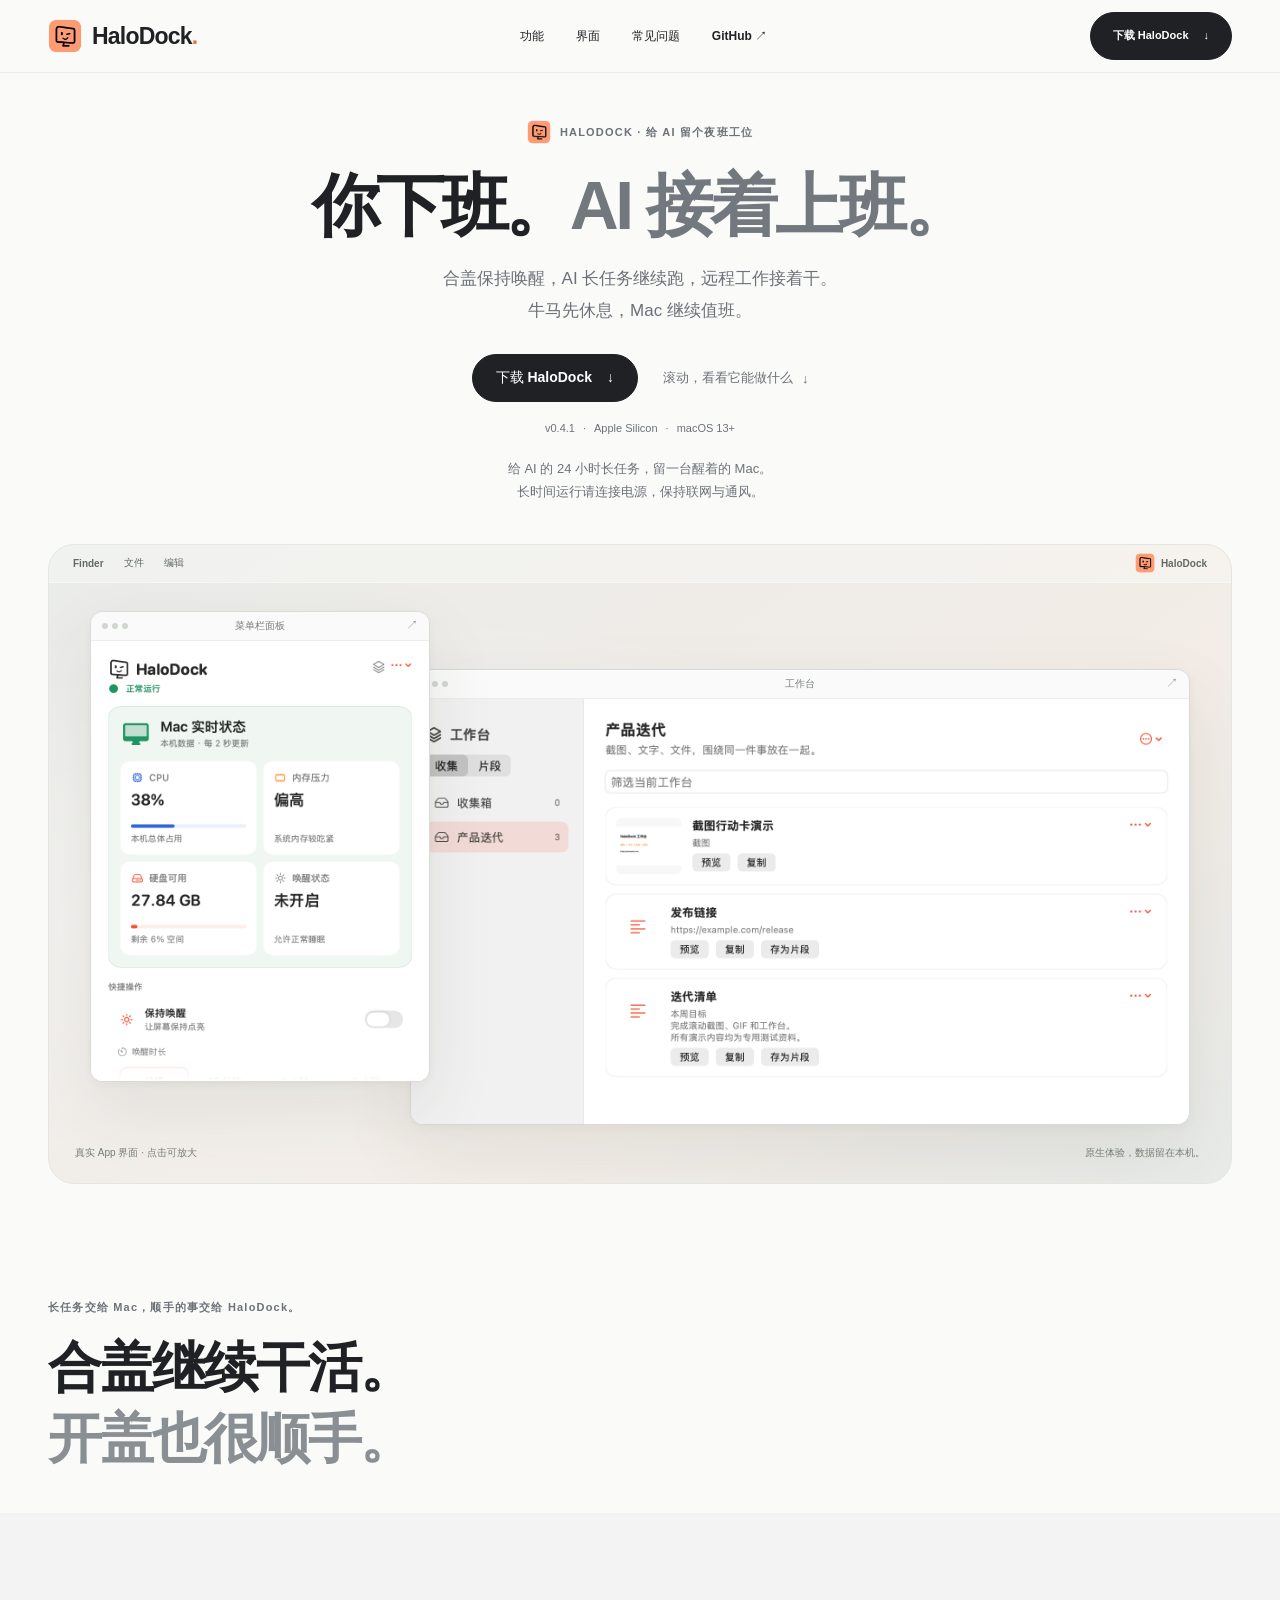
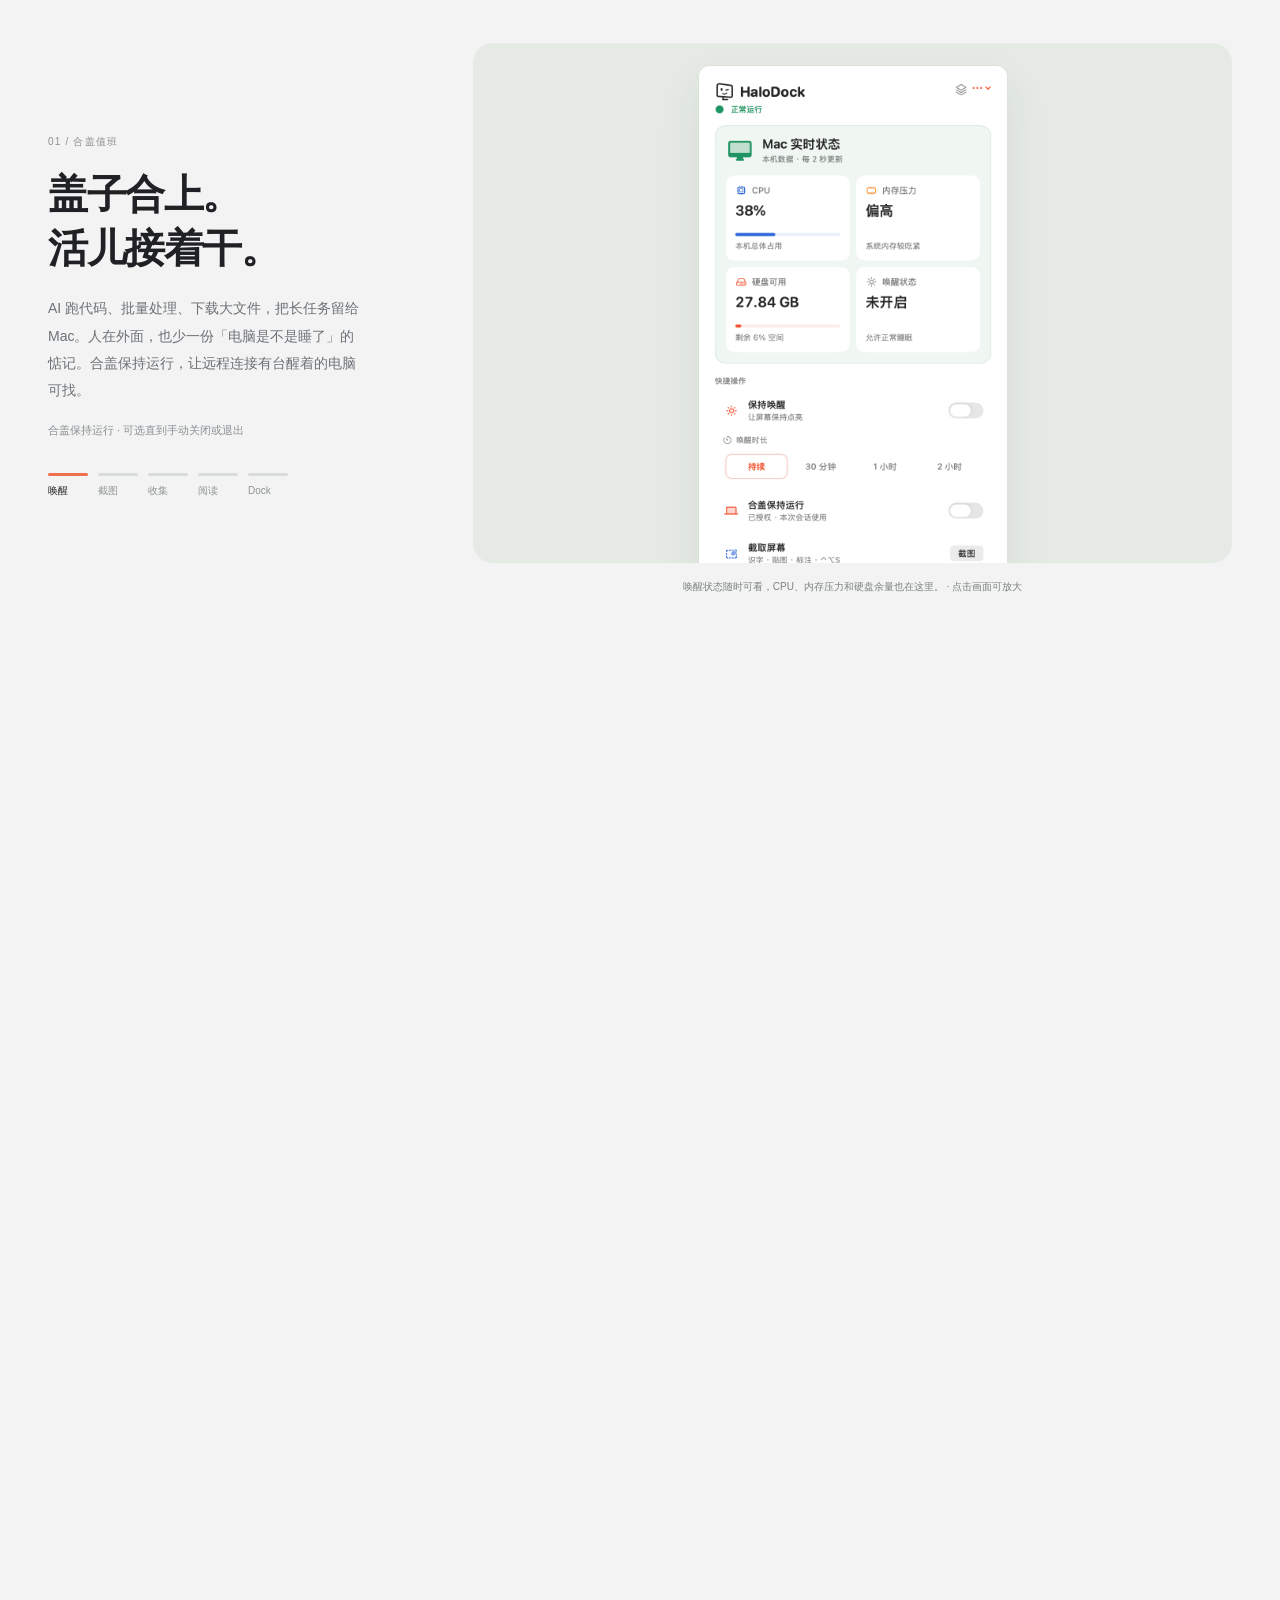
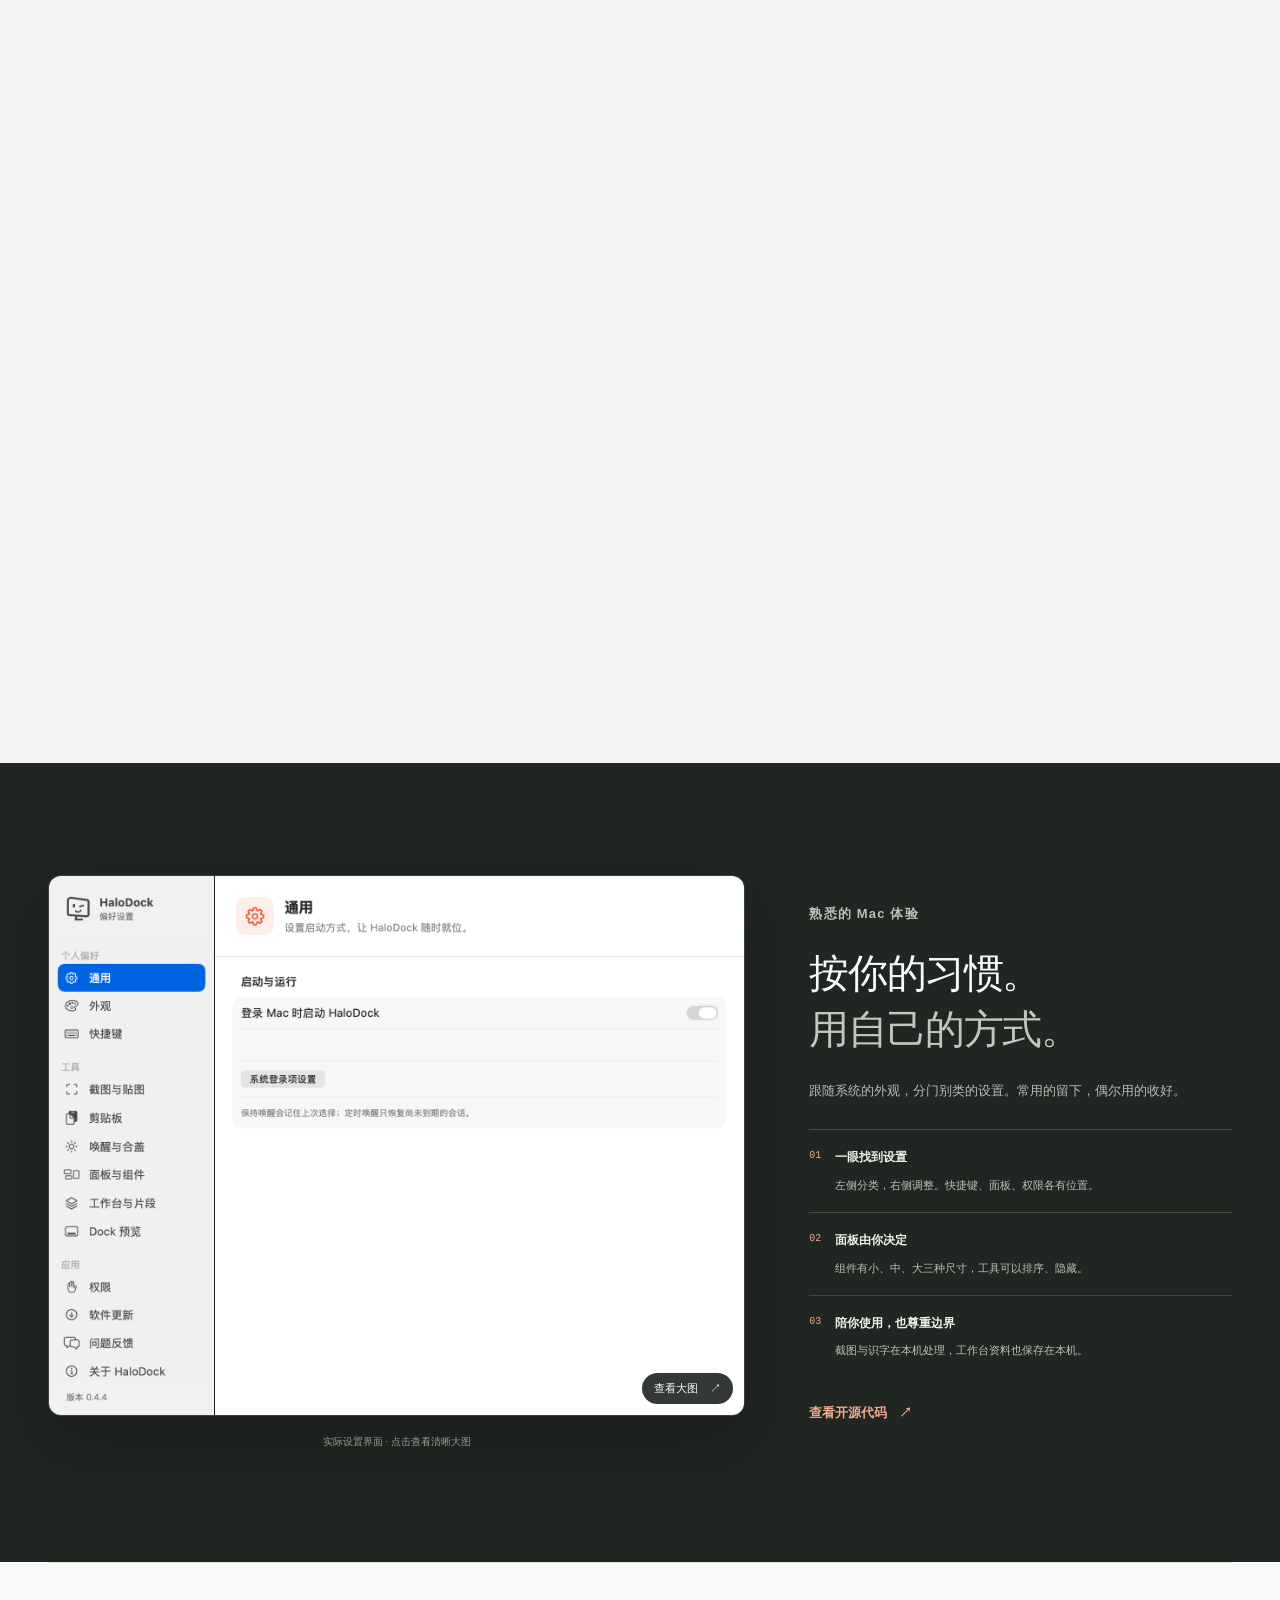
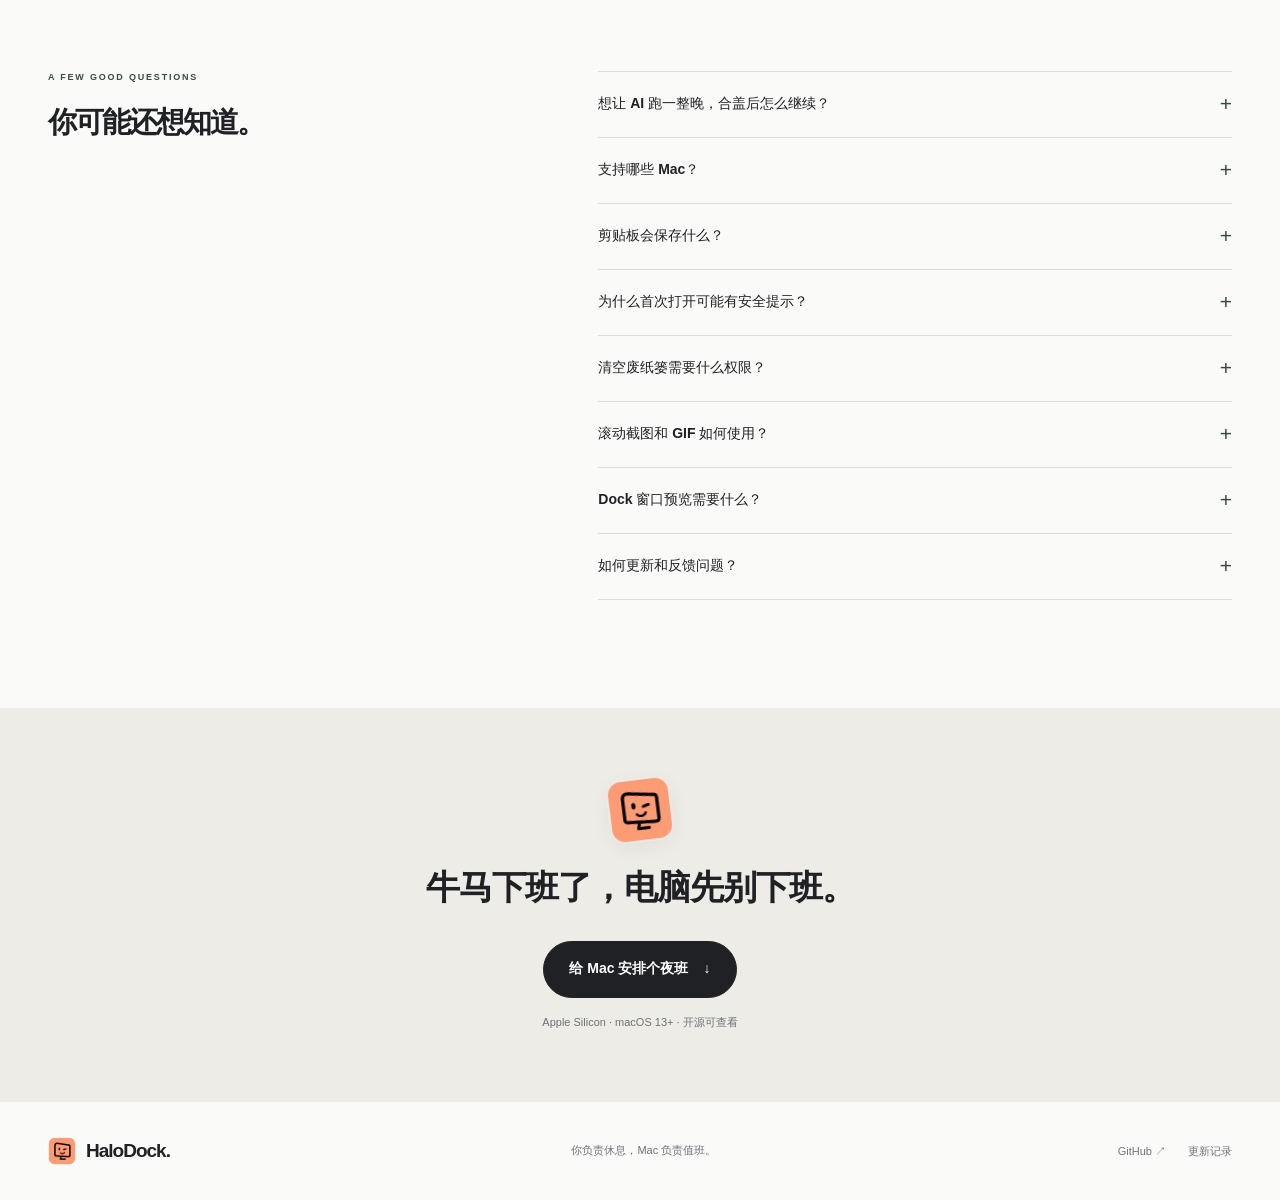
<file: website/index.html>
<!doctype html>
<html lang="zh-CN">
<head>
  <meta charset="UTF-8">
  <meta name="viewport" content="width=device-width, initial-scale=1">
  <meta name="description" content="HaloDock，让 Mac 合盖保持唤醒。你下班，AI 接着上班：长任务继续跑，远程工作接着干。顺手还有截图、工作台和 Dock 窗口预览。">
  <meta name="halodock-release" content="v0.4.1">
  <meta name="theme-color" content="#faf8f3">
  <meta property="og:title" content="HaloDock — 你下班，AI 接着上班。">
  <meta property="og:description" content="盖子合上，活儿接着干。合盖保持唤醒，给 AI 留个夜班工位，也给远程工作的自己留台醒着的 Mac。">
  <meta property="og:image" content="https://huangzhuangjia.github.io/halodock/assets/logo.png">
  <link rel="icon" href="./assets/logo.png" type="image/png">
  <link rel="stylesheet" href="./style.css?v=0.4.0">
  <link rel="stylesheet" href="./landing.css?v=0.4.4-nightshift">
  <title>HaloDock — 你下班，AI 接着上班。</title>
</head>
<body>
<a class="skip" href="#main">跳转到主要内容</a>
<header class="nav-wrap">
  <nav class="nav shell" aria-label="主导航">
    <a href="#" class="wordmark" aria-label="HaloDock 首页"><img src="./assets/logo.png" width="34" height="34" alt=""><span>HaloDock<span class="wordmark-dot">.</span></span></a>
    <div class="nav-links"><a href="#features">功能</a><a href="#inside">界面</a><a href="#faq">常见问题</a><a class="github-link" href="https://github.com/huangzhuangjia/halodock" target="_blank" rel="noopener">GitHub <span aria-hidden="true">↗</span></a></div>
    <a class="button nav-download download-link" href="https://github.com/huangzhuangjia/halodock/releases/download/v0.4.1/HaloDock-0.4.1-macos-arm64.dmg">下载 HaloDock <span aria-hidden="true">↓</span></a>
  </nav>
</header>
<main id="main">
  <section class="launch-hero" aria-labelledby="launch-title">
    <div class="launch-intro shell">
      <p class="launch-eyebrow"><img src="./assets/logo.png" width="24" height="24" alt="">HALODOCK · 给 AI 留个夜班工位</p>
      <h1 id="launch-title">你下班。<br><span>AI 接着上班。</span></h1>
      <p class="launch-description">合盖保持唤醒，AI 长任务继续跑，远程工作接着干。<br>牛马先休息，Mac 继续值班。</p>
      <div class="launch-actions"><a class="button primary download-link" href="https://github.com/huangzhuangjia/halodock/releases/download/v0.4.1/HaloDock-0.4.1-macos-arm64.dmg">下载 HaloDock <span aria-hidden="true">↓</span></a><a class="launch-secondary" href="#features">滚动，看看它能做什么 <span aria-hidden="true">↓</span></a></div>
      <p class="download-meta"><span id="release-version">v0.4.1</span><span>·</span>Apple Silicon<span>·</span>macOS 13+</p>
      <p class="wake-context">给 AI 的 24 小时长任务，留一台醒着的 Mac。<br>长时间运行请连接电源，保持联网与通风。</p>
    </div>
    <div class="launch-product shell" data-reveal>
      <div class="product-canvas">
        <div class="canvas-menubar" aria-hidden="true"><span>Finder</span><span>文件</span><span>编辑</span><span class="canvas-menubar-end"><img src="./assets/logo.png" width="20" height="20" alt="">HaloDock</span></div>
        <button class="product-window hero-workbench image-button" data-image-preview data-title="工作台 · 按任务收集和复用" aria-label="放大查看 HaloDock 工作台">
          <span class="window-chrome"><i></i><i></i><i></i><span>工作台</span><b aria-hidden="true">↗</b></span>
          <span class="shot-viewport"><img src="./assets/workbench.png" width="1720" height="1240" alt="HaloDock 工作台：按任务整理截图和文字"></span>
        </button>
        <button class="product-window hero-panel image-button" data-image-preview data-title="菜单栏面板 · 常用工具随手可用" aria-label="放大查看 HaloDock 菜单栏面板">
          <span class="window-chrome"><i></i><i></i><i></i><span>菜单栏面板</span><b aria-hidden="true">↗</b></span>
          <span class="shot-viewport"><img src="./assets/panel.png" width="780" height="1654" alt="HaloDock 菜单栏实际界面"></span>
        </button>
        <div class="canvas-bottom"><span>真实 App 界面 · 点击可放大</span><span>原生体验，数据留在本机。</span></div>
      </div>
    </div>
  </section>

  <section id="features" class="feature-story" aria-labelledby="story-heading">
    <div class="story-heading shell" data-reveal><p class="launch-eyebrow">长任务交给 Mac，顺手的事交给 HaloDock。</p><h2 id="story-heading">合盖继续干活。<br><span>开盖也很顺手。</span></h2></div>
    <div class="story-track" data-story>
      <div class="story-sticky shell">
        <div class="story-copy">
          <div class="story-pages">
            <article class="story-page is-active" data-story-page="0"><span class="story-number">01 / 合盖值班</span><h3>盖子合上。<br>活儿接着干。</h3><p>AI 跑代码、批量处理、下载大文件，把长任务留给 Mac。人在外面，也少一份「电脑是不是睡了」的惦记。合盖保持运行，让远程连接有台醒着的电脑可找。</p><span class="story-note">合盖保持运行 · 可选直到手动关闭或退出</span></article>
            <article class="story-page" data-story-page="1"><span class="story-number">02 / 顺手处理</span><h3>截下来。<br>接着就能做。</h3><p>选好范围，原地标注、识字或贴到桌面。想留下整段内容？滚动截图和 GIF，也在同一条工具栏里。</p><span class="story-note">截图行动卡 · 本机识字</span></article>
            <article class="story-page" data-story-page="2"><span class="story-number">03 / 放在一起</span><h3>围绕一件事，<br>收在一个地方。</h3><p>把截图、文字和文件收进同一个工作台。选择目标再保存，常用回复还能变成随时复制的文本片段。</p><span class="story-note">工作台 · 快捷文本片段</span></article>
            <article class="story-page" data-story-page="3"><span class="story-number">04 / 接着阅读</span><h3>资料在眼前。<br>思路连起来。</h3><p>Markdown 直接看排版，代码可看源码，PDF 原地阅读。需要的时候再导出、复制，继续手头的工作。</p><span class="story-note">文档预览 · Markdown 导出</span></article>
            <article class="story-page" data-story-page="4" id="dock-preview"><span class="story-number">05 / 快速切换</span><h3>悬停一下。<br>找到那个窗口。</h3><p>鼠标停在 Dock 的 App 或 Finder 图标上，查看窗口缩略图，点击就能切换。</p><span class="story-note">设置 → Dock 预览开启<br>macOS 14+ · 需辅助功能与屏幕录制权限</span></article>
          </div>
          <div class="story-controls" role="group" aria-label="功能介绍章节">
            <button type="button" data-story-jump="0" aria-label="查看合盖保持运行" aria-pressed="true"><span></span>唤醒</button>
            <button type="button" data-story-jump="1" aria-label="查看截图功能" aria-pressed="false"><span></span>截图</button>
            <button type="button" data-story-jump="2" aria-label="查看工作台" aria-pressed="false"><span></span>收集</button>
            <button type="button" data-story-jump="3" aria-label="查看文档预览" aria-pressed="false"><span></span>阅读</button>
            <button type="button" data-story-jump="4" aria-label="查看 Dock 预览" aria-pressed="false"><span></span>Dock</button>
          </div>
        </div>
        <div class="story-visuals" aria-live="off">
          <figure class="story-visual is-active story-status" data-story-visual="0"><div class="story-status-well"><button class="image-button" data-image-preview data-title="状态面板" aria-label="放大查看状态面板"><img src="./assets/panel.png" width="780" height="1654" alt="状态面板中的 CPU、内存压力、硬盘与唤醒状态"></button></div><figcaption>唤醒状态随时可看，CPU、内存压力和硬盘余量也在这里。</figcaption></figure>
          <figure class="story-visual story-capture" data-story-visual="1"><button class="image-button" data-image-preview data-title="截图行动卡" aria-label="放大查看截图行动卡"><img src="./assets/screenshot-actions.png" width="2400" height="1600" alt="选区内识字、标注、滚动截图和 GIF 入口"></button><figcaption>选区内继续操作，无需进入第二个编辑页面。</figcaption></figure>
          <figure class="story-visual story-workbench" data-story-visual="2"><button class="image-button" data-image-preview data-title="工作台" aria-label="放大查看工作台"><img src="./assets/workbench.png" width="1720" height="1240" alt="工作台里的截图、文字与发布资料"></button><figcaption>围绕任务整理，重启之后还在。</figcaption></figure>
          <figure class="story-visual story-markdown" data-story-visual="3"><button class="image-button" data-image-preview data-title="Markdown 文档预览" aria-label="放大查看 Markdown 文档预览"><img src="./assets/markdown.png" width="1720" height="1240" alt="Markdown 文件的标题、列表、代码块和表格预览"></button><figcaption>本机预览，支持排版与源码切换。</figcaption></figure>
          <figure class="story-visual story-dock" data-story-visual="4"><button class="image-button" data-image-preview data-title="Dock 预览 · 开启与权限" aria-label="放大查看 Dock 预览设置和权限说明"><img src="./assets/dock-preview-settings.png" width="1600" height="1240" alt="Dock 预览设置，包含开启开关和两项权限入口"></button><figcaption>默认关闭 · 悬停时更新窗口列表，无法捕获的窗口显示占位卡。</figcaption></figure>
        </div>
      </div>
    </div>
  </section>

  <section class="inside section" id="inside"><div class="shell inside-grid">
    <figure class="settings-scene" data-reveal><button class="image-button settings-enlarge" data-image-preview data-title="HaloDock 设置 · 分类导航" aria-label="放大查看 HaloDock 设置界面"><img src="./assets/settings.png" width="1600" height="1240" loading="lazy" alt="HaloDock 设置：左侧分类导航，右侧对应选项"><span class="enlarge-hint">查看大图 <span aria-hidden="true">↗</span></span></button><figcaption class="scene-caption">实际设置界面 · 点击查看清晰大图</figcaption></figure>
    <div class="inside-copy" data-reveal><p class="launch-eyebrow">熟悉的 Mac 体验</p><h2>按你的习惯。<br><span>用自己的方式。</span></h2><p>跟随系统的外观，分门别类的设置。常用的留下，偶尔用的收好。</p><div class="detail-list"><div><span>01</span><p><strong>一眼找到设置</strong>左侧分类，右侧调整。快捷键、面板、权限各有位置。</p></div><div><span>02</span><p><strong>面板由你决定</strong>组件有小、中、大三种尺寸，工具可以排序、隐藏。</p></div><div><span>03</span><p><strong>陪你使用，也尊重边界</strong>截图与识字在本机处理，工作台资料也保存在本机。</p></div></div><a class="text-link" href="https://github.com/huangzhuangjia/halodock" target="_blank" rel="noopener">查看开源代码 <span aria-hidden="true">↗</span></a></div>
  </div></section>

  <section class="section shell faq" id="faq"><div class="section-head"><p class="eyebrow">A FEW GOOD QUESTIONS</p><h2>你可能还想知道。</h2></div><div class="faq-list">
    <details><summary>想让 AI 跑一整晚，合盖后怎么继续？<span aria-hidden="true">+</span></summary><p>在 HaloDock 开启「合盖保持运行」，时长选择「直到手动关闭或退出 App」。Mac 就能在合盖后继续运行已启动的 AI 工具和其他长任务；想跑 24 小时，记得接好电源、保持联网和通风。远程连接需使用你自己的远程工具，HaloDock 负责保持唤醒。退出 App、重启、低电量或严重过热会结束本次会话；它不会自动重跑失败的 AI 任务。电脑留守值班，你安心去休息。</p></details>
    <details><summary>支持哪些 Mac？<span aria-hidden="true">+</span></summary><p>当前发布的安装包适用于 Apple Silicon（M 系列芯片）Mac，需要 macOS 13 或更新版本。Intel 安装包暂未提供。</p></details>
    <details><summary>剪贴板会保存什么？<span aria-hidden="true">+</span></summary><p>只记录 App 运行期间新复制的文字、图片和文件，最多 50 条，不上传服务器。主动加入工作台的内容和保存的文本片段会独立保存在本机，跨重启保留，可手动删除。普通记录保存在内存，默认 1 小时自动清理，退出后清空；可在设置调整。主动固定的最多 10 条（总计 16 MB）保存在本机，取消固定或删除时移除。支持单张 8 MB 以内的图片和 100 KB 以内的文本；带保密、临时、自动生成标记的内容会跳过，未带标记的敏感文本仍可能被记录。</p></details>
    <details><summary>为什么首次打开可能有安全提示？<span aria-hidden="true">+</span></summary><p>当前版本为 ad-hoc 签名，尚未经过 Apple Developer ID 签名与公证。如果系统阻止打开，请查看“系统设置 → 隐私与安全性”的对应提示。源码和每版 SHA-256 校验文件均在 GitHub 提供。</p></details>
    <details><summary>清空废纸篓需要什么权限？<span aria-hidden="true">+</span></summary><p>需要允许 HaloDock 通过“自动化”控制 Finder。首次确认清空时系统会请求授权；若已拒绝，App 提供“前往设置”入口。清空属于永久删除，操作前会再次确认。</p></details>
    <details><summary>滚动截图和 GIF 如何使用？<span aria-hidden="true">+</span></summary><p>选区后在底部工具栏点击对应操作。进入滚动截图后直接滚动，侧边长图实时增长；底部点 ✓ 确认，再复制、保存或收集。最多 120 段、24000 像素高或 4000 万像素，达到上限会停止并明确提示。动态内容和快速跳动可能无法匹配。GIF 有 3 秒倒计时，最长 15 秒，不录制声音。完成后可保存或加入工作台。</p></details>
    <details><summary>Dock 窗口预览需要什么？<span aria-hidden="true">+</span></summary><p>在 App 设置的“Dock 预览”中主动开启，默认关闭。需要 macOS 14+、辅助功能与屏幕录制权限。悬停 App 或 Finder 图标后查看窗口，点击缩略图切换；无法捕获的窗口显示占位卡。预览仅在本机临时显示，实际效果取决于系统权限和窗口状态。<a href="#dock-preview">查看开启步骤与权限说明</a>。</p></details>
    <details><summary>如何更新和反馈问题？<span aria-hidden="true">+</span></summary><p>从 GitHub Releases 下载新版 DMG，退出旧版后替换安装。App 内“设置 → 软件更新”提供更新入口（v0.1.4 起）；v0.1.6 起支持 App 内显示进度并自动替换，完成后短暂重启。旧版首次升级到 v0.1.6 仍需手动安装。遇到问题可从 App“设置 → 问题反馈”整理草稿，或前往 <a href="https://github.com/huangzhuangjia/halodock/issues" target="_blank" rel="noopener">GitHub Issues</a>，附上 macOS、App 版本和复现步骤，截图前隐藏私人内容。</p></details>
  </div></section>

  <section class="download-section"><div class="shell download-inner"><img src="./assets/logo.png" width="88" height="88" loading="lazy" alt="歪头屏小伙伴"><h2>牛马下班了，<br class="mobile-only">电脑先别下班。</h2><a class="button primary download-link" href="https://github.com/huangzhuangjia/halodock/releases/download/v0.4.1/HaloDock-0.4.1-macos-arm64.dmg">给 Mac 安排个夜班 <span aria-hidden="true">↓</span></a><p>Apple Silicon · macOS 13+ · 开源可查看</p></div></section>
</main>
<footer class="footer shell"><a class="wordmark" href="#"><img src="./assets/logo.png" width="28" height="28" alt=""><span>HaloDock.</span></a><p>你负责休息，Mac 负责值班。</p><div><a href="https://github.com/huangzhuangjia/halodock" target="_blank" rel="noopener">GitHub ↗</a><a href="https://github.com/huangzhuangjia/halodock/releases/latest">更新记录</a></div></footer>
<script src="./app.js?v=0.4.0-2" defer></script>
<dialog class="image-preview" id="image-preview" aria-labelledby="image-preview-title">
  <div class="image-preview-toolbar"><h2 id="image-preview-title">界面预览</h2><div><button type="button" id="preview-size" aria-pressed="false">原始尺寸</button><button type="button" id="preview-close" aria-label="关闭大图">关闭 <span aria-hidden="true">×</span></button></div></div>
  <div class="image-preview-body"><img id="preview-image" alt=""></div>
</dialog>
<script src="./landing.js?v=0.4.1-story5" defer></script>
</body>
</html>
</file>
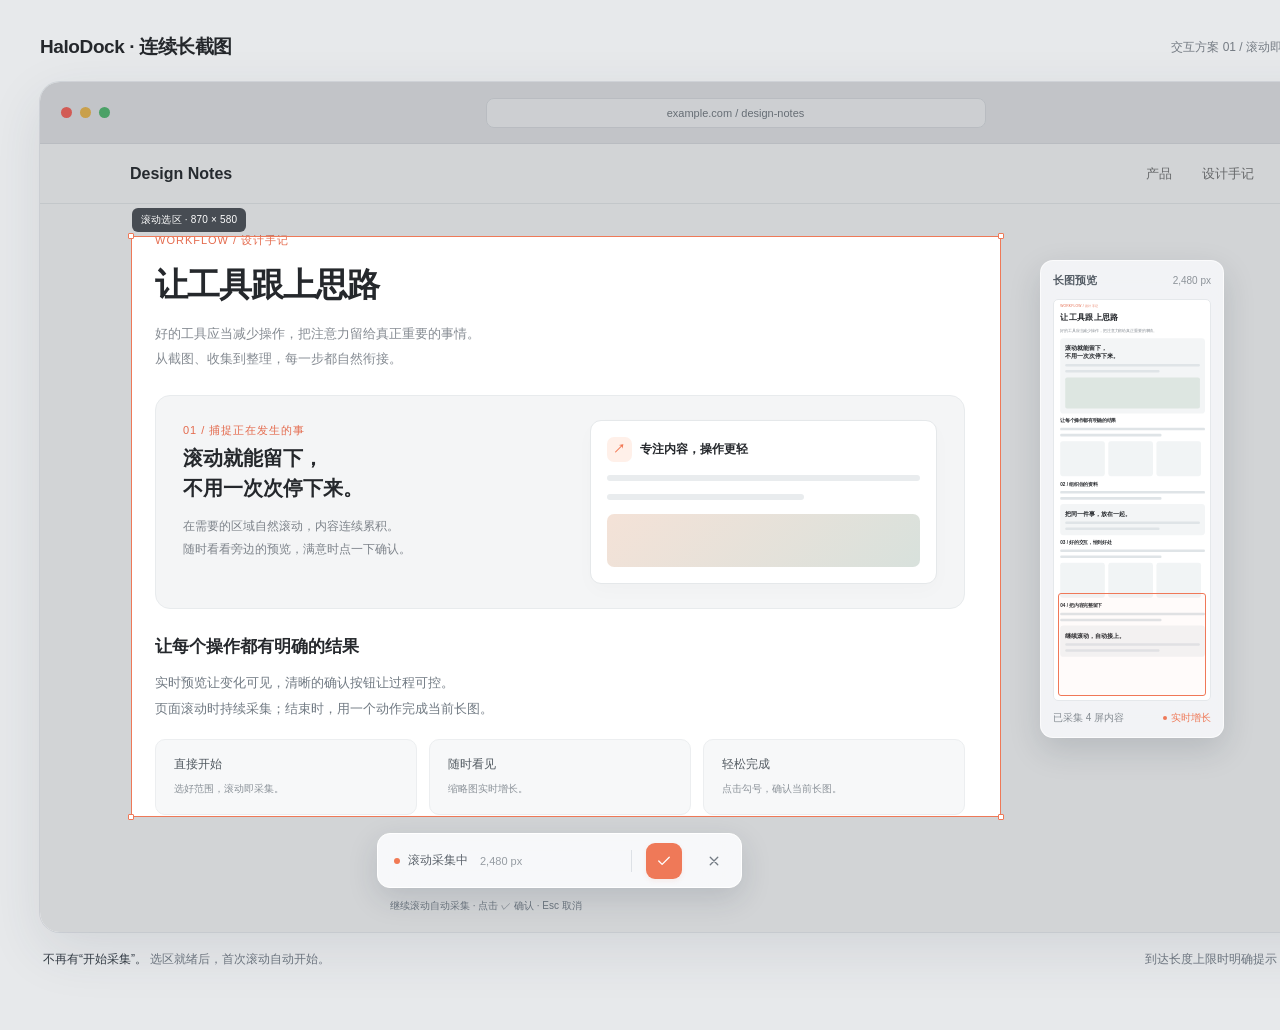
<file: Design/scroll-capture/proposal.html>
<!doctype html><html lang="zh-CN"><head><meta charset="UTF-8"><meta name="viewport" content="width=device-width"><title>HaloDock 长截图交互设计</title><style>
*{box-sizing:border-box}body{margin:0;font-family:-apple-system,BlinkMacSystemFont,"PingFang SC",sans-serif;color:#25282c;background:#e7e9eb}button{font:inherit;cursor:pointer}button:focus-visible{outline:3px solid #fb7958;outline-offset:3px}.design{width:1440px;height:1030px;margin:auto;padding:34px 40px}.design-head{display:flex;align-items:center;justify-content:space-between;margin-bottom:22px}.design-head strong{font-size:19px;font-weight:600;letter-spacing:-.4px}.design-head span{font-size:12px;color:#747b83}.shell{height:850px;position:relative;border-radius:20px;background:#f6f7f8;overflow:hidden;box-shadow:0 18px 55px #30384a1c,0 0 0 1px #bbc0c870}.browser-bar{height:62px;display:flex;align-items:center;padding:0 21px;gap:8px;background:#eaebed;border-bottom:1px solid #dfe1e4}.dot{width:11px;height:11px;border-radius:50%;background:#ff665c}.dot:nth-child(2){background:#f4bd4f}.dot:nth-child(3){background:#55bf73}.address{margin:auto;width:500px;text-align:center;padding:8px;background:#f8f9fa;border:1px solid #dfe1e4;border-radius:8px;font-size:11px;color:#777d84}.web{position:absolute;inset:62px 0 0;background:#fff}.nav{height:60px;display:flex;align-items:center;padding:0 90px;border-bottom:1px solid #eceef0;font-size:13px;gap:30px;color:#777}.nav strong{margin-right:auto;color:#25282c;font-size:16px}.article{width:810px;margin:26px 0 0 115px}.tag{color:#e46b4e;font-size:11px;letter-spacing:1px}.article h1{font-size:33px;letter-spacing:-1px;margin:15px 0 14px;font-weight:650}.sub{font-size:13px;line-height:1.9;color:#858b92;margin-bottom:24px}.feature{display:grid;grid-template-columns:1.12fr 1fr;gap:18px;background:#f4f5f6;border:1px solid #e8ebed;border-radius:15px;padding:24px 27px}.feature h2{font-size:20px;line-height:1.5;margin:5px 0 12px;font-weight:600}.feature p{font-size:12px;line-height:1.85;color:#7d838a;margin:0}.mini-card{background:#fff;border:1px solid #e5e8ea;border-radius:11px;padding:16px;box-shadow:0 7px 20px #28394905}.mini-title{display:flex;align-items:center;gap:8px;font-size:12px;font-weight:600}.tiny-icon{display:grid;place-items:center;width:25px;height:25px;background:#fff0e9;color:#f27753;border-radius:7px}.line{height:6px;background:#e9ecee;border-radius:5px;margin-top:13px}.line.half{width:63%}.mini-card .swatch{height:53px;background:linear-gradient(135deg,#f4e2d7,#d8e1dc);border-radius:7px;margin-top:14px}.article h3{font-size:17px;margin:26px 0 12px}.article p.copy{font-size:13px;line-height:2;color:#717a83;margin:0}.cols{display:grid;grid-template-columns:repeat(3,1fr);gap:12px;margin-top:17px}.col{padding:16px 18px;background:#f7f8f9;border:1px solid #eceef0;border-radius:10px;font-size:12px;color:#515960}.col small{display:block;color:#8b9299;line-height:1.8;margin-top:7px}.selection{position:absolute;left:91px;top:154px;width:870px;height:581px;border:1.5px solid #ee7958;box-shadow:0 0 0 1800px #27303d35;pointer-events:none;border-radius:2px}.knob{position:absolute;width:6px;height:6px;border:1px solid #ee7958;background:white;border-radius:1px;left:-4px;top:-4px}.knob:nth-child(2){left:auto;right:-4px}.knob:nth-child(3){top:auto;bottom:-4px}.knob:nth-child(4){top:auto;bottom:-4px;left:auto;right:-4px}.area-label{position:absolute;left:92px;top:126px;font-size:10px;color:#fff;background:#343941df;padding:5px 9px;border-radius:6px;letter-spacing:.2px}.preview{position:absolute;left:1000px;top:178px;width:184px;border:1px solid #ffffffa0;border-radius:13px;background:#f5f6f8ee;backdrop-filter:blur(24px);padding:12px;box-shadow:0 12px 32px #17243125}.preview-head{display:flex;align-items:center;justify-content:space-between;font-size:11px;font-weight:600;color:#565e67;margin-bottom:11px}.preview-head span{font-size:10px;font-weight:400;color:#8c9299}.long-image{height:402px;overflow:hidden;position:relative;border-radius:5px;border:1px solid #e5e8eb;background:#fff}.thumb-inner{width:810px;transform:scale(.194);transform-origin:top left;padding:20px 32px}.thumb-inner .tag{font-size:17px}.thumb-inner h1{font-size:43px;margin:15px 0 25px}.thumb-inner .sub{font-size:20px;line-height:1.7;margin-bottom:22px}.thumb-block{padding:26px;background:#f3f5f6;border-radius:16px;margin:22px 0}.thumb-block h2{font-size:31px;margin:5px 0 15px}.thumb-lines{height:13px;background:#dfe4e7;border-radius:5px;margin-top:18px}.thumb-lines.short{width:70%}.thumb-cols{display:flex;gap:18px;margin:25px 0}.thumb-cols div{width:230px;height:180px;background:#f1f4f5;border-radius:12px}.thumb-view{position:absolute;bottom:4px;left:4px;right:4px;height:103px;border:1.5px solid #f07858;border-radius:3px;background:#f0785808}.preview-foot{display:flex;justify-content:space-between;align-items:center;color:#848b92;font-size:10px;padding-top:10px}.grow{display:flex;gap:4px;align-items:center;color:#ee7958}.grow i{width:4px;height:4px;border-radius:50%;background:currentColor}.bar{position:absolute;top:751px;left:337px;display:flex;align-items:center;gap:14px;padding:8px 9px 8px 16px;border-radius:13px;background:#fafbfcee;border:1px solid #fff;backdrop-filter:blur(20px);box-shadow:0 10px 30px #1c2a3b25;min-width:365px;height:55px}.status{display:flex;align-items:center;gap:8px;color:#5b626b;font-size:12px;flex:1}.status i{width:6px;height:6px;background:#f17a54;border-radius:50%}.status small{font-variant-numeric:tabular-nums;color:#959ba2;margin-left:4px;font-size:11px}.divider{height:22px;width:1px;background:#dde1e6}.icon-button{width:36px;height:36px;border:0;border-radius:9px;display:grid;place-items:center;background:transparent;color:#737b84}.icon-button:hover{background:#e8edf0}.icon-button.confirm{background:#ef7958;color:white;box-shadow:0 2px 5px #e76e4c18}.icon-button.confirm:hover{background:#e96c4a}svg{width:18px;height:18px;fill:none;stroke:currentColor;stroke-width:1.8;stroke-linecap:round;stroke-linejoin:round}.hint{position:absolute;top:817px;left:350px;color:#67717b;font-size:10px}.design-footer{display:flex;justify-content:space-between;padding:19px 3px 0;color:#6f7781;font-size:12px}.design-footer strong{font-weight:500;color:#343c45}.confirmed .status i{background:#47a887}.confirmed .grow{color:#47a887}.confirmed .confirm{background:#47a887}.confirmed .selection{border-color:#47a887}.confirmed .thumb-view{border-color:#47a887;background:#47a88708}.confirmed .knob{border-color:#47a887}
</style></head><body><main class="design"><div class="design-head"><strong>HaloDock · 连续长截图</strong><span>交互方案 01 / 滚动即采集 · 预览随内容增长</span></div><div class="shell" id="demo"><div class="browser-bar"><i class="dot"></i><i class="dot"></i><i class="dot"></i><div class="address">example.com / design-notes</div><svg style="color:#818b94" viewBox="0 0 24 24"><path d="M12 5v14M5 12h14"/></svg></div><div class="web"><div class="nav"><strong>Design Notes</strong><span>产品</span><span>设计手记</span><span>关于</span></div><article class="article"><span class="tag">WORKFLOW / 设计手记</span><h1>让工具跟上思路</h1><div class="sub">好的工具应当减少操作，把注意力留给真正重要的事情。<br>从截图、收集到整理，每一步都自然衔接。</div><div class="feature"><div><span class="tag">01 / 捕捉正在发生的事</span><h2>滚动就能留下，<br>不用一次次停下来。</h2><p>在需要的区域自然滚动，内容连续累积。<br>随时看看旁边的预览，满意时点一下确认。</p></div><div class="mini-card"><div class="mini-title"><span class="tiny-icon">↗</span> 专注内容，操作更轻</div><div class="line"></div><div class="line half"></div><div class="swatch"></div></div></div><h3>让每个操作都有明确的结果</h3><p class="copy">实时预览让变化可见，清晰的确认按钮让过程可控。<br>页面滚动时持续采集；结束时，用一个动作完成当前长图。</p><div class="cols"><div class="col">直接开始<small>选好范围，滚动即采集。</small></div><div class="col">随时看见<small>缩略图实时增长。</small></div><div class="col">轻松完成<small>点击勾号，确认当前长图。</small></div></div></article></div><div class="selection"><i class="knob"></i><i class="knob"></i><i class="knob"></i><i class="knob"></i></div><span class="area-label">滚动选区 · 870 × 580</span><aside class="preview"><div class="preview-head">长图预览<span id="preview-number">2,480 px</span></div><div class="long-image"><div class="thumb-inner"><span class="tag">WORKFLOW / 设计手记</span><h1>让工具跟上思路</h1><div class="sub">好的工具应当减少操作，把注意力留给真正重要的事情。</div><div class="thumb-block"><h2>滚动就能留下，<br>不用一次次停下来。</h2><div class="thumb-lines"></div><div class="thumb-lines short"></div><div style="height:160px;background:#dde6e1;border-radius:9px;margin-top:25px"></div></div><h2>让每个操作都有明确的结果</h2><div class="thumb-lines"></div><div class="thumb-lines short"></div><div class="thumb-cols"><div></div><div></div><div></div></div><h2>02 / 组织你的资料</h2><div class="thumb-lines"></div><div class="thumb-lines short"></div><div class="thumb-block"><h2>把同一件事，放在一起。</h2><div class="thumb-lines"></div><div class="thumb-lines short"></div></div><h2>03 / 好的交互，恰到好处</h2><div class="thumb-lines"></div><div class="thumb-lines short"></div><div class="thumb-cols"><div></div><div></div><div></div></div><h2>04 / 把内容完整留下</h2><div class="thumb-lines"></div><div class="thumb-lines short"></div><div class="thumb-block"><h2>继续滚动，自动接上。</h2><div class="thumb-lines"></div><div class="thumb-lines short"></div></div></div><div class="thumb-view"></div></div><div class="preview-foot"><span>已采集 4 屏内容</span><span class="grow"><i></i><span id="preview-state">实时增长</span></span></div></aside><div class="bar"><div class="status"><i></i><span id="status">滚动采集中</span><small>2,480 px</small></div><span class="divider"></span><button class="icon-button confirm" title="确认完成长截图" aria-label="确认完成长截图" onclick="document.querySelector('#demo').classList.add('confirmed');document.querySelector('#status').textContent='长截图已确认';document.querySelector('#preview-state').textContent='已完成';document.querySelector('.hint').textContent='操作已完成，长图可直接复制或保存。';"><svg viewBox="0 0 24 24"><path d="m5 12 4.5 4.5L19 7"/></svg></button><button class="icon-button" title="取消截图" aria-label="取消截图" onclick="document.querySelector('#demo').classList.remove('confirmed');document.querySelector('#status').textContent='滚动采集中';document.querySelector('#preview-state').textContent='实时增长';"><svg viewBox="0 0 24 24"><path d="m7 7 10 10M17 7 7 17"/></svg></button></div><div class="hint">继续滚动自动采集 · 点击 ✓ 确认 · Esc 取消</div></div><div class="design-footer"><span><strong>不再有“开始采集”。</strong> 选区就绪后，首次滚动自动开始。</span><span>到达长度上限时明确提示，并保留已采集内容。</span></div></main></body></html>
</file>
<file: website/style.css>
:root{--paper:#faf8f3;--ink:#242a28;--muted:#68716b;--line:#dedfd6;--orange:#ed6b4b;--peach:#f5c7aa;--sage:#e8ece2;--green:#57715f;--radius:22px;color-scheme:light}*{box-sizing:border-box}html{scroll-behavior:smooth;scroll-padding-top:95px}body{margin:0;background:var(--paper);color:var(--ink);font-family:-apple-system,BlinkMacSystemFont,"PingFang SC","Microsoft YaHei",sans-serif;-webkit-font-smoothing:antialiased}a{color:inherit;text-decoration:none}button,a,summary{-webkit-tap-highlight-color:transparent}a:focus-visible,button:focus-visible,summary:focus-visible{outline:3px solid var(--green);outline-offset:5px}img{max-width:100%;height:auto;display:block}p,h1,h2,h3,figure{margin:0}p{line-height:1.8}.shell{width:min(1192px,calc(100% - 96px));margin-inline:auto}.skip{position:fixed;top:-90px;left:20px;padding:12px;background:var(--ink);color:white;z-index:100}.skip:focus{top:10px}.nav-wrap{background:rgba(250,248,243,.94);border-bottom:1px solid rgba(222,223,214,.65);position:sticky;top:0;z-index:10;backdrop-filter:blur(14px)}.nav{height:87px;display:flex;align-items:center;justify-content:space-between;gap:24px}.wordmark{display:flex;gap:10px;align-items:center;font-size:24px;font-weight:750;letter-spacing:-.7px}.wordmark img{border-radius:9px}.wordmark-dot{color:var(--orange)}.nav-links{display:flex;gap:30px;align-items:center;font-size:13px;font-weight:550}.nav-links a:hover,.text-link:hover,.footer a:hover{color:var(--orange)}.button{display:inline-flex;align-items:center;justify-content:center;gap:15px;min-height:44px;padding:12px 22px;border:1px solid var(--ink);border-radius:9px;font-size:14px;font-weight:650;line-height:1.4;transition:transform .18s,background .18s,box-shadow .18s}.button:hover{transform:translateY(-2px);box-shadow:0 4px 0 rgba(36,42,40,.13)}.nav-download{font-size:12px;padding:10px 16px}.primary{background:var(--ink);color:#fff;border-color:var(--ink);min-height:56px;padding:17px 25px}.primary:hover{background:#3b4640}.primary svg{width:19px;height:19px;fill:none;stroke:currentColor;stroke-width:1.7;stroke-linecap:round;stroke-linejoin:round}.hero{min-height:850px;display:grid;grid-template-columns:1.05fr 1fr;gap:60px;align-items:center;padding-top:48px;padding-bottom:64px}.hero-copy{padding-top:10px;position:relative;z-index:1}.eyebrow{font-size:11px;letter-spacing:1.8px;font-weight:650;line-height:1.5;color:var(--green);display:flex;align-items:center;gap:9px}.status-dot{width:7px;height:7px;display:inline-block;background:var(--orange);border-radius:50%}h1{font-size:clamp(43px,4.5vw,65px);font-weight:720;letter-spacing:-2.9px;line-height:1.23;margin:27px 0}.serif{font-family:"Songti SC","STSong","Noto Serif SC",serif;font-weight:600}h1 .serif{color:var(--green);font-size:.94em;letter-spacing:-2px}.hero-description{font-size:16px;color:var(--muted);line-height:2.05;letter-spacing:.2px}.hero-actions{display:flex;align-items:center;gap:26px;margin-top:32px}.text-link{font-size:13px;font-weight:600;display:inline-flex;gap:12px;align-items:center}.download-meta{font-size:11px;display:flex;flex-wrap:wrap;gap:9px;color:var(--muted);margin-top:16px}.hero-note{display:flex;align-items:center;gap:13px;margin-top:51px}.hero-note>span{font-size:30px;width:44px;height:44px;border:1px solid var(--line);border-radius:12px;text-align:center;color:var(--green);line-height:42px}.hero-note p{font-size:11px;color:var(--muted);line-height:1.8}.hero-note strong{font-weight:550;color:var(--ink)}.hero-product{position:relative;padding:35px 0 35px;min-width:0}.hero-oval{position:absolute;inset:55px -25px 90px -35px;background:var(--peach);border-radius:47% 47% 44% 50%;transform:rotate(-10deg);opacity:.7}.app-window{position:relative;width:min(330px,90%);margin:auto;background:white;border:1px solid #dedfd6;border-radius:18px;box-shadow:0 28px 64px #55331c1a,0 4px 8px #55331c0a;overflow:hidden;transform:rotate(2deg)}.panel-image{width:100%;height:auto}.mock-menubar{height:25px;display:flex;align-items:center;gap:10px;padding:0 12px;background:#eeeee9;border-bottom:1px solid #dfdfd7;font-size:7px;color:var(--ink)}.mock-menubar img{width:15px;height:15px}.menubar-space{flex:1}.annotation{position:absolute;z-index:2;font-size:11px;line-height:1.7;color:var(--green)}.annotation-top{top:-3px;right:8px;display:flex;align-items:center;gap:8px;transform:rotate(3deg)}.annotation svg{width:58px;height:38px;fill:none;stroke:var(--green);stroke-width:1.3;stroke-linecap:round;stroke-linejoin:round}.annotation-bottom{bottom:5px;left:8px;display:flex;align-items:center;gap:13px;transform:rotate(-4deg)}.mini-star{font-size:38px;color:var(--orange)}.principle-bar{border-block:1px solid var(--line);padding:27px 0}.principle-bar>.shell{display:flex;justify-content:space-between;align-items:center;gap:25px}.principle-bar p{font-size:15px;font-weight:550}.principle-bar .shell>div{display:flex;gap:40px;font-size:12px;color:var(--muted)}.principle-bar .shell>div span:before{content:"·";color:var(--orange);margin-right:12px;font-size:20px}.section{padding-top:108px;padding-bottom:108px}.section-head{max-width:640px}.section-head h2{font-size:42px;line-height:1.4;letter-spacing:-1.6px;margin:18px 0 17px;font-weight:650}.section-head>p:last-child{color:var(--muted);font-size:14px}.feature-grid{display:grid;grid-template-columns:repeat(4,1fr);margin-top:52px;gap:28px}.feature{border-top:1px solid var(--line);padding-top:18px}.feature-number{font-size:10px;color:var(--muted);letter-spacing:1px;display:block}.feature>svg{display:block;width:39px;height:39px;fill:none;stroke:var(--green);stroke-width:1.8;stroke-linecap:round;stroke-linejoin:round;margin:32px 0 23px}.feature h3{font-size:18px;margin-bottom:14px;letter-spacing:-.3px}.feature p{font-size:13px;color:var(--muted);line-height:1.9}.feature-tag{display:inline-block;margin-top:23px;color:var(--green);font-size:10px;padding:6px 9px;border-radius:5px;background:var(--sage)}.inside{background:var(--sage)}.inside-grid{display:grid;grid-template-columns:.95fr 1fr;align-items:center;gap:100px}.settings-scene{max-width:410px;margin-inline:auto;position:relative}.settings-scene>img{border-radius:18px;box-shadow:0 16px 50px #34463712;border:1px solid #d7ddd2}.scene-caption{font-size:9px;text-align:center;color:var(--muted);margin-top:16px}.inside h2{font-size:37px;letter-spacing:-1.3px;line-height:1.5;margin:20px 0 22px}.inside-copy>p:not(.eyebrow){font-size:14px;color:var(--muted);line-height:1.9;max-width:390px}.detail-list{margin:32px 0}.detail-list>div{display:flex;align-items:flex-start;gap:20px;padding:19px 0;border-top:1px solid #ccd5c7}.detail-list>div>span{font-size:10px;font-family:monospace;color:var(--green);padding-top:4px}.detail-list p{font-size:12px;color:var(--muted);line-height:1.8}.detail-list strong{display:block;color:var(--ink);font-size:14px;font-weight:600;margin-bottom:5px}.install .section-head{margin:auto;text-align:center}.install .eyebrow{justify-content:center}.installer-frame{width:min(850px,100%);margin:40px auto 0}.installer-frame>img{width:100%;border-radius:14px;box-shadow:0 18px 55px #242a2814;border:1px solid #dedfd6}.installer-frame figcaption{font-size:11px;color:var(--muted);text-align:center;margin-top:17px}.faq{display:grid;grid-template-columns:.75fr 1fr;gap:75px;border-top:1px solid var(--line)}.faq .section-head h2{font-size:30px}.faq-list details{border-top:1px solid var(--line);padding:20px 0}.faq-list details:last-child{border-bottom:1px solid var(--line)}summary{list-style:none;display:flex;justify-content:space-between;align-items:center;font-size:14px;font-weight:550;cursor:pointer;min-height:25px;gap:15px}summary::-webkit-details-marker{display:none}summary>span{font-size:21px;font-weight:400;color:var(--green)}details[open] summary>span{transform:rotate(45deg)}details p{color:var(--muted);font-size:13px;line-height:1.9;padding-top:15px}details a{text-decoration:underline;text-underline-offset:3px}.download-section{background:#f1d5c1;padding:68px 0 62px}.download-inner{display:flex;flex-direction:column;align-items:center;text-align:center}.download-inner img{width:74px;height:74px;margin-bottom:20px;transform:rotate(-7deg)}.download-inner h2{font-size:32px;letter-spacing:-1px;margin-bottom:28px;line-height:1.5}.download-inner p{font-size:11px;color:#655b50;margin-top:15px}.footer{padding-block:34px;display:flex;align-items:center;justify-content:space-between;gap:20px}.footer .wordmark{font-size:19px}.footer p,.footer>div{font-size:11px;color:var(--muted)}.footer>div{display:flex;gap:22px}.mobile-only{display:none}
@media(min-width:1600px){.hero{min-height:900px}.app-window{width:350px}}@media(max-width:1050px){.shell{width:calc(100% - 64px)}.hero{gap:32px;min-height:760px}.hero-oval{inset:55px -10px 90px -20px}h1{font-size:48px}.hero-description{font-size:14px}.hero-actions{gap:20px}.primary{padding:16px 19px;font-size:13px}.annotation-top{right:-2px;font-size:10px}.inside-grid{gap:50px}.inside h2{font-size:32px}.feature-grid{gap:20px}.feature h3{font-size:16px}.faq{gap:35px}}@media(max-width:760px){.shell{width:calc(100% - 40px)}.nav{height:72px;gap:12px}.nav .wordmark{font-size:21px}.nav-links{gap:18px}.nav-links a:not(.github-link){display:none}.nav-download{font-size:11px;padding:8px 12px;min-height:38px}.hero{grid-template-columns:1fr;padding-top:46px;padding-bottom:48px;gap:35px;min-height:0}.hero-copy{padding:0}.hero h1{font-size:clamp(40px,9vw,61px);letter-spacing:-2px;line-height:1.3;margin:21px 0}.hero-description{font-size:14px;line-height:1.95}.hero-actions{margin-top:25px}.hero-note{margin-top:27px}.hero-product{width:min(430px,100%);margin:auto;padding-top:27px;padding-bottom:45px}.hero-oval{inset:70px 0 85px}.app-window{width:285px}.annotation-top{right:0;top:0}.annotation-bottom{bottom:0;left:8px}.principle-bar{padding:23px 0}.principle-bar>.shell{align-items:flex-start;flex-direction:column;gap:15px}.principle-bar p{font-size:15px}.principle-bar .shell>div{gap:24px;font-size:11px}.section{padding-top:66px;padding-bottom:66px}.section-head h2{font-size:33px;margin-top:17px}.section-head>p:last-child{font-size:13px}.feature-grid{grid-template-columns:repeat(2,1fr);column-gap:26px;row-gap:36px;margin-top:34px}.feature-number{font-size:9px}.feature>svg{margin-top:24px;margin-bottom:19px;width:33px;height:33px}.feature h3{font-size:16px}.feature p{font-size:12px}.feature-tag{font-size:9px;margin-top:18px}.inside-grid{grid-template-columns:1fr;gap:35px}.inside-copy{grid-row:1}.inside h2{font-size:31px}.settings-scene{max-width:350px;width:90%}.detail-list{margin:25px 0}.faq{grid-template-columns:1fr;gap:16px}.faq .section-head h2{font-size:29px}.faq-list details{padding:18px 0}.installer-frame{margin-top:28px}.installer-frame>img{border-radius:10px}.download-section{padding:50px 0}.download-inner h2{font-size:27px}.footer{flex-wrap:wrap;row-gap:18px;padding-block:27px}.footer p{display:none}.mobile-only{display:block}.desktop-break{display:none}}@media(prefers-reduced-motion:reduce){html{scroll-behavior:auto}*,*:before,*:after{transition:none!important;animation:none!important}.app-window,.hero-oval,.annotation{transform:none}}
/* V2: a bolder, mascot-led product identity. */
:root{--paper:#f7f7f2;--ink:#202421;--muted:#626963;--orange:#ec714e;--green:#354d3f;--line:#dddfd7}
.serif{font-family:inherit;font-weight:650}.nav-wrap{border:0;background:rgba(247,247,242,.95)}.nav{height:90px;border-bottom:1px solid var(--line)}.wordmark{font-size:25px;letter-spacing:-1px}.nav-links{font-size:12px;gap:32px}.button{border-radius:100px;min-height:48px;padding:12px 22px}.nav-download{background:var(--ink);color:#fff;font-size:11px}.primary{background:var(--orange);color:#1e241f;border-color:var(--orange);min-height:57px;font-size:14px;padding-inline:25px;box-shadow:none}.primary:hover{background:#f1805f;box-shadow:0 5px 0 #d2d5cb}.hero-v2{display:grid;grid-template-columns:1fr 1fr;align-items:center;gap:48px;padding-block:54px 70px}.hero-v2-copy{padding-bottom:8px}.hero-v2 .eyebrow{font-size:9px;letter-spacing:1.45px;font-weight:700}.hero-v2 h1{font-size:clamp(43px,4.8vw,70px);font-weight:800;letter-spacing:-3px;line-height:1.18;margin:28px 0 24px;white-space:nowrap}.hero-v2 h1>span{color:var(--orange)}.hero-v2-description{color:var(--muted);font-size:14px;line-height:2.05;letter-spacing:.15px}.hero-v2 .hero-actions{margin-top:30px;gap:24px}.hero-v2 .download-meta{margin-top:14px;font-size:10px;gap:8px}.hero-v2-proof{display:flex;gap:24px;margin-top:38px;font-size:10px;color:var(--muted)}.hero-v2-proof>span{display:flex;gap:6px;align-items:center}.hero-v2-proof svg{width:14px;height:14px;fill:none;stroke:var(--green);stroke-width:1.5;stroke-linecap:round;stroke-linejoin:round}.product-stage{height:607px;background:#e9e9e0;position:relative;border-radius:25px;overflow:hidden;isolation:isolate;min-width:0;border:1px solid #dedfd6}.stage-heading{position:relative;z-index:2;padding:23px 23px 0;font-size:8px;letter-spacing:1.2px;font-family:ui-monospace,monospace;display:flex;align-items:center;gap:7px}.stage-led{width:5px;height:5px;background:var(--orange);border-radius:50%}.stage-corner{margin-left:auto;font-size:20px;line-height:10px}.stage-arches{position:absolute;right:-145px;top:107px;width:400px;height:400px;border:80px solid #d9ddcf;border-radius:50%;z-index:-1}.stage-app{position:absolute;left:42px;top:64px;width:285px;border:1px solid #d5d6cb;border-radius:14px;background:white;box-shadow:4px 18px 40px #343a2d19;overflow:hidden}.stage-app>img{width:100%}.stage-app-bar{height:24px;background:#fff;border-bottom:1px solid #eeeee8;display:flex;gap:4px;align-items:center;padding-inline:11px}.stage-app-bar>span{width:5px;height:5px;background:#d9dbd3;border-radius:50%}.stage-app-bar>b{font-size:8px;margin-left:56px;font-weight:500;color:#7b8076}.mascot-sticker{position:absolute;right:13px;bottom:85px;width:125px;transform:rotate(10deg);filter:drop-shadow(3px 8px 7px #2f382222)}.mascot-sticker img{width:125px;height:125px;border:5px solid var(--paper);border-radius:31px}.mascot-speech{position:absolute;right:0;top:-35px;font-size:10px;font-weight:650;background:var(--paper);padding:8px 13px;border:1px solid #d8dacd;border-radius:50px;transform:rotate(-10deg);white-space:nowrap}.mascot-speech:after{content:"";position:absolute;bottom:-5px;right:23px;width:8px;height:8px;background:var(--paper);border-right:1px solid #d8dacd;border-bottom:1px solid #d8dacd;transform:rotate(45deg)}.stage-caption{position:absolute;bottom:20px;left:23px;right:23px;display:flex;justify-content:space-between;font-size:8px;letter-spacing:.4px;color:#697261}.principle-bar{background:var(--ink);color:var(--paper);border:0;padding-block:26px}.principle-bar .shell>div{color:#c9cec3}.principle-bar p{font-size:14px;letter-spacing:.4px}.principle-bar .shell>div span:before{color:#f4a286}.section-head h2{font-size:43px;letter-spacing:-2px}.section-head .serif{color:var(--orange)}.section-head .eyebrow{font-size:9px}.feature-grid{gap:12px}.feature{background:#edede6;border:1px solid #e1e3da;border-radius:19px;padding:24px 22px}.feature:nth-child(2){background:#eee3d8}.feature:nth-child(3){background:#dfe7dc}.feature:nth-child(4){background:#e2e7eb}.feature>svg{margin-top:35px;width:43px;height:43px;stroke:#35453a}.feature h3{font-size:17px;letter-spacing:-.5px}.feature p{font-size:12px;line-height:1.95}.feature-tag{background:#ffffff6b;color:#414f43;border-radius:100px;font-size:9px}.inside{background:var(--ink);color:var(--paper);padding-block:90px}.inside .eyebrow{color:#efaa8e;font-size:9px}.inside h2{font-size:38px;letter-spacing:-1.8px;line-height:1.4}.inside h2 .serif{color:#f0ab8f}.inside-copy>p:not(.eyebrow){color:#bac1b8;font-size:13px}.detail-list>div{border-color:#424a42}.detail-list p{color:#bbc2b7}.detail-list strong{color:#f1f2e9;font-size:13px}.detail-list>div>span{color:#efaa8e}.inside .text-link{color:#efaa8e}.settings-scene{max-width:360px}.settings-scene>img{border:0;border-radius:13px;box-shadow:0 12px 70px #0003}.scene-caption{color:#a3ada0}.install .section-head h2{font-size:43px}.installer-frame{max-width:790px}.installer-frame>img{box-shadow:0 22px 60px #373e2920}.faq .section-head h2{font-size:29px}.download-section{background:var(--orange);padding:70px 0}.download-inner img{border:4px solid #fff8;border-radius:22px;box-shadow:2px 7px 0 #d2593d}.download-inner h2{font-size:34px;font-weight:750;letter-spacing:-1.4px}.download-inner .primary{background:var(--ink);color:#fff;border-color:var(--ink)}.download-inner .primary:hover{background:#35453a;box-shadow:0 5px 0 #be553c}.download-inner p{color:#543629}.footer{padding-block:35px}.footer .wordmark img{border-radius:7px}
@media(max-width:1050px){.hero-v2{gap:30px}.hero-v2 h1{font-size:52px}.hero-v2-description{font-size:13px}.product-stage{height:590px}.stage-app{left:25px;width:270px}.mascot-sticker{width:110px;right:8px;bottom:70px}.mascot-sticker img{width:110px;height:110px}.hero-v2 .hero-actions{gap:18px}.hero-v2 .primary{font-size:12px;padding-inline:20px}.hero-v2 .text-link{font-size:11px}.feature{padding:20px 16px}.feature h3{font-size:15px}.inside h2{font-size:32px}}
@media(max-width:760px){.nav{height:72px}.nav .wordmark{font-size:21px}.nav-links{gap:16px}.nav-download{min-height:38px;padding:9px 13px;font-size:10px}.hero-v2{display:flex;flex-direction:column;align-items:stretch;padding-block:38px 42px;gap:32px}.hero-v2 h1{font-size:clamp(42px,10vw,64px);letter-spacing:-2px;margin:24px 0 20px;line-height:1.2}.hero-v2 .eyebrow{font-size:8px;letter-spacing:1.15px}.hero-v2-description{font-size:13px;line-height:1.95}.hero-v2 .hero-actions{margin-top:25px;gap:20px}.hero-v2 .primary{font-size:13px;padding-inline:23px}.hero-v2-proof{margin-top:25px;gap:22px}.hero-v2 .download-meta{font-size:9px;gap:7px}.product-stage{height:560px;max-width:450px;width:100%;margin-inline:auto;border-radius:20px}.stage-app{top:55px;left:25px;width:262px}.stage-heading{padding:19px 18px 0;letter-spacing:.65px;font-size:7px}.stage-caption{left:18px;right:18px;bottom:15px;font-size:7px}.mascot-sticker{width:103px;bottom:63px;right:12px}.mascot-sticker img{width:103px;height:103px;border-width:4px;border-radius:26px}.mascot-speech{font-size:9px;padding:7px 10px;top:-32px}.stage-arches{right:-165px;top:115px}.section-head h2,.install .section-head h2{font-size:34px}.feature-grid{gap:12px}.feature{padding:20px 16px;border-radius:14px}.feature h3{font-size:15px}.feature>svg{margin-top:26px;width:36px;height:36px}.feature p{font-size:11px}.feature-tag{font-size:8px;padding:6px 8px}.inside{padding-block:62px}.inside h2{font-size:31px}.inside-grid{gap:35px}.settings-scene{width:90%;max-width:330px}.download-inner h2{font-size:28px}.download-section{padding:55px 0}.principle-bar p{font-size:14px}.principle-bar .shell>div{gap:20px}}
@media(max-width:370px){.shell{width:calc(100% - 32px)}.nav-links{display:none}.hero-v2 h1{font-size:41px}.product-stage{height:530px}.stage-app{left:17px;width:248px}.mascot-sticker{right:8px;bottom:55px}.feature{padding-inline:12px}.feature h3{font-size:14px}}
@media(prefers-reduced-motion:reduce){.mascot-sticker,.mascot-speech{transform:none}}
/* Apple-inspired navigation: fixed, translucent and readable over content. */
body{padding-top:72px}.nav-wrap{position:fixed;top:0;left:0;right:0;z-index:100;background:rgba(250,250,247,.68);border-bottom:1px solid rgba(36,42,40,.08);-webkit-backdrop-filter:blur(24px) saturate(180%);backdrop-filter:blur(24px) saturate(180%);transition:background .25s,border-color .25s}.nav-wrap.is-scrolled{background:rgba(250,250,247,.82);border-bottom-color:rgba(36,42,40,.12)}.nav{height:72px;border-bottom:0}.nav-links a{transition:opacity .18s,color .18s}.nav-links a:hover{color:var(--ink);opacity:.6}.hero-v2 h1{font-weight:700}.hero-v2 h1>span,.section-head .serif{color:#d65e3c}.button:active{transform:scale(.98);box-shadow:none}.product-stage{border-color:#e3e4df;border-radius:28px}.mascot-sticker{transform:rotate(4deg)}.mascot-speech{transform:rotate(-4deg)}
@supports not ((backdrop-filter:blur(1px)) or (-webkit-backdrop-filter:blur(1px))){.nav-wrap{background:rgba(250,250,247,.97)}}
@media(max-width:760px){body{padding-top:64px}.nav{height:64px}.hero-v2{padding-top:33px}.nav .wordmark{font-size:20px}.nav-links{gap:13px}.nav-download{min-height:36px}.product-stage{border-radius:22px}}
@media(prefers-reduced-motion:reduce){.button:active,.mascot-sticker,.mascot-speech{transform:none}.nav-wrap{transition:none}}
.stage-theme{display:flex;gap:2px;margin-left:auto;background:#dce0d6;padding:3px;border-radius:100px;letter-spacing:0}.stage-theme button{appearance:none;border:0;background:transparent;color:#515d51;font:500 10px/1.2 -apple-system,BlinkMacSystemFont,"PingFang SC",sans-serif;padding:7px 10px;min-height:29px;border-radius:100px;cursor:pointer;transition:background .2s,color .2s,box-shadow .2s}.stage-theme button[aria-pressed=true]{background:var(--paper);color:var(--ink);box-shadow:0 1px 4px #20242115}.preview-dark .stage-app-bar{background:#242424;border-bottom-color:#3a3a3a}.preview-dark .stage-app-bar>b{color:#c5c5c5}.preview-dark .stage-app-bar>span{background:#666}.product-stage{height:635px}.stage-heading{padding-top:18px}.stage-app{top:72px}.stage-caption{bottom:16px}
@media(max-width:760px){.product-stage{height:595px}.stage-heading{padding:14px 16px 0;letter-spacing:.2px;font-size:6px}.stage-theme button{padding:7px 9px;font-size:9px;min-height:32px}.stage-app{top:72px}.stage-caption{bottom:16px}}
@media(max-width:370px){.product-stage{height:565px}.stage-app{top:72px}.stage-heading{font-size:5.5px}.stage-theme button{padding-inline:7px}.stage-caption{font-size:6px}}
@media(max-width:760px){.stage-theme button{min-width:44px;min-height:44px;padding-inline:7px}}

/* Keep the complete panel and its caption in separate layout rows. */
.product-stage {
  display: grid;
  grid-template-rows: auto minmax(0, 1fr) auto;
  gap: 18px;
  padding: 20px 24px;
}
.stage-heading { padding: 0; min-width: 0; }
.stage-app {
  position: relative;
  top: auto;
  left: auto;
  width: auto;
  height: 100%;
  max-width: calc(100% - 70px);
  aspect-ratio: 390 / 804;
  margin-left: 12px;
  display: flex;
  flex-direction: column;
  min-height: 0;
}
.stage-app-bar { flex: 0 0 24px; }
.stage-app > img { flex: 1 1 auto; min-height: 0; width: 100%; height: 0; object-fit: contain; }
.stage-caption { position: relative; inset: auto; gap: 12px; line-height: 1.6; }
@media (max-width: 760px) {
  .product-stage { padding: 18px; gap: 16px; }
  .stage-app { margin-left: 0; max-width: calc(100% - 65px); }
}
@media (max-width: 370px) {
  .product-stage { padding: 16px; }
  .stage-app { max-width: calc(100% - 48px); }
}

.workbench-showcase { margin-top: 36px; }
.workbench-showcase img { width: 100%; height: auto; border: 1px solid var(--line); border-radius: 20px; box-shadow: 0 20px 60px #34463710; }
.workbench-showcase figcaption { margin-top: 16px; text-align: center; color: var(--muted); font-size: 12px; line-height: 1.6; }
</file>
<file: website/landing.css>
/* A quiet product canvas, with native screenshots carrying the identity. */
:root { --paper:#fafaf9; --ink:#202124; --muted:#6d7278; --orange:#ee704f; }
.shell { width:min(1200px,calc(100% - 96px)); }
.nav .wordmark { font-size:23px; font-weight:700; letter-spacing:-.8px; }
.nav-wrap { background:rgba(250,250,249,.74); }
.launch-hero { overflow:hidden; padding-top:64px; }
.launch-intro { text-align:center; position:relative; z-index:1; }
.launch-eyebrow { display:flex; gap:9px; align-items:center; justify-content:center; color:var(--muted); font-size:11px; font-weight:600; letter-spacing:1.2px; line-height:1.5; }
.launch-eyebrow img { border-radius:6px; }
.launch-intro h1 { font-size:clamp(48px,6.2vw,78px); line-height:1.17; letter-spacing:-3.5px; font-weight:650; margin:24px 0 22px; }
.launch-intro h1>span { color:#73787e; }
.launch-description { font-size:17px; color:var(--muted); line-height:1.85; }
.wake-context { max-width:600px; margin:18px auto 0; color:var(--muted); font-size:13px; line-height:1.8; padding-inline:12px; }
.launch-actions { display:flex; align-items:center; justify-content:center; gap:25px; margin-top:28px; }
.launch-actions .primary { background:var(--ink); border-color:var(--ink); color:white; font-weight:550; min-height:48px; padding:13px 23px; font-size:14px; box-shadow:none; }
.launch-actions .primary:hover { background:#3a3d41; transform:translateY(-1px); box-shadow:0 4px 14px #20212413; }
.launch-secondary { font-size:13px; color:var(--muted); display:inline-flex; align-items:center; gap:9px; }
.launch-secondary:hover { color:var(--ink); }
.launch-intro .download-meta { justify-content:center; margin-top:17px; font-size:11px; gap:8px; }
.launch-product { margin-top:48px; }
.product-canvas { height:600px; position:relative; isolation:isolate; background:linear-gradient(145deg,#eaecea,#f3ece6 65%,#e8ebe9); border:1px solid #e4e6e2; border-radius:26px; overflow:hidden; }
.product-canvas:before { content:""; position:absolute; inset:0; background:radial-gradient(ellipse at 25% 60%,#fff7,transparent 60%); z-index:-1; }
.canvas-menubar { display:flex; gap:20px; align-items:center; height:38px; padding-inline:24px; font-size:10px; color:#636963; background:#ffffff47; border-bottom:1px solid #ffffff65; }
.canvas-menubar>span:first-child { font-weight:600; }
.canvas-menubar-end { margin-left:auto; display:flex; gap:6px; align-items:center; font-weight:600; }
.canvas-menubar-end img { border-radius:5px; }
.image-button { appearance:none; display:block; padding:0; border:0; font:inherit; color:inherit; background:none; cursor:zoom-in; text-align:inherit; }
.product-window { position:absolute; overflow:hidden; border:1px solid #d7dad5; background:white; border-radius:13px; box-shadow:0 28px 70px #303c2c18,0 3px 10px #22222208; transition:transform .4s cubic-bezier(.2,.7,.2,1),box-shadow .4s; }
.product-window:hover { transform:translateY(-5px); box-shadow:0 35px 80px #303c2c21,0 3px 10px #22222208; }
.window-chrome { height:29px; padding:0 11px; display:flex; align-items:center; gap:4px; background:#f9faf9; border-bottom:1px solid #ebecea; }
.window-chrome i { width:6px; height:6px; background:#d2d6d1; border-radius:50%; }
.window-chrome>span { position:absolute; left:65px; right:65px; font-size:10px; text-align:center; color:#7b807b; }
.window-chrome b { margin-left:auto; font-size:12px; font-weight:400; color:#929892; }
.shot-viewport { display:block; overflow:hidden; }
.shot-viewport img { width:100%; height:auto; }
.hero-panel { left:3.5%; top:66px; width:30%; max-width:340px; z-index:2; }
.hero-panel .shot-viewport { height:440px; position:relative; }
.hero-panel .shot-viewport:after { content:""; position:absolute; inset:auto 0 0; height:34px; background:linear-gradient(transparent,#fff); pointer-events:none; }
.hero-workbench { right:3.5%; top:124px; width:66%; }
.hero-workbench .shot-viewport { aspect-ratio:860/470; }
.canvas-bottom { position:absolute; left:26px; right:26px; bottom:23px; display:flex; justify-content:space-between; gap:14px; color:#777e77; font-size:10px; }

/* Natural scrolling changes chapters; the page never captures the wheel. */
.feature-story { padding-top:115px; }
.story-heading { padding-bottom:40px; }
.story-heading .launch-eyebrow { justify-content:flex-start; }
.story-heading h2 { font-size:clamp(36px,4.4vw,54px); line-height:1.3; letter-spacing:-2px; font-weight:600; margin-top:17px; }
.story-heading h2>span { color:#8a8f94; }
.story-track { height:390vh; position:relative; background:#f2f3f2; }
.story-sticky { position:sticky; top:74px; height:calc(100svh - 88px); min-height:500px; max-height:860px; display:grid; grid-template-columns:31% minmax(0,1fr); align-items:center; gap:58px; }
.story-copy { min-width:0; }
.story-pages { position:relative; min-height:310px; }
.story-page { position:absolute; inset:0; opacity:0; transform:translateY(18px); transition:opacity .45s ease,transform .55s cubic-bezier(.2,.7,.2,1); pointer-events:none; visibility:hidden; }
.story-page.is-active { opacity:1; transform:none; pointer-events:auto; visibility:visible; }
.story-number { font-size:10px; color:#8c918e; letter-spacing:1.2px; }
.story-page h3 { font-size:clamp(26px,3.2vw,40px); letter-spacing:-1.4px; line-height:1.35; font-weight:600; margin:18px 0 20px; }
.story-page p { font-size:14px; color:var(--muted); line-height:1.95; max-width:320px; }
.story-note { display:block; font-size:11px; color:#8a8f94; margin-top:19px; }
.story-controls { display:flex; gap:12px; margin-top:24px; }
.story-controls button { appearance:none; border:0; padding:8px 0; background:none; cursor:pointer; color:#909691; font:500 10px/1.4 -apple-system,BlinkMacSystemFont,"PingFang SC",sans-serif; min-width:42px; text-align:left; }
.story-controls button>span { display:block; height:3px; border-radius:3px; margin-bottom:8px; background:#d9ddd9; width:100%; }
.story-controls button[aria-pressed=true] { color:var(--ink); }
.story-controls button[aria-pressed=true]>span { background:var(--orange); }
.story-visuals { position:relative; height:min(560px,calc(100svh - 150px)); min-height:400px; min-width:0; }
.story-visual { position:absolute; inset:0; display:flex; flex-direction:column; justify-content:center; gap:16px; opacity:0; transform:translateY(24px) scale(.97); transition:opacity .5s ease,transform .65s cubic-bezier(.2,.7,.2,1); pointer-events:none; visibility:hidden; }
.story-visual.is-active { opacity:1; transform:none; pointer-events:auto; visibility:visible; }
.story-visual>button { width:100%; overflow:hidden; border-radius:14px; box-shadow:0 20px 55px #262d2514; border:1px solid #e0e4df; }
.story-visual img { width:100%; height:auto; }
.story-visual figcaption { text-align:center; color:#7b837d; font-size:10px; line-height:1.6; }
.story-status-well { height:calc(100% - 40px); width:100%; border-radius:20px; background:#e5eae5; padding:22px 36px 0; overflow:hidden; display:flex; justify-content:center; }
.story-status-well>button { align-self:flex-start; width:310px; max-width:100%; background:white; border:1px solid #dce1da; border-radius:12px; overflow:hidden; box-shadow:0 18px 45px #26382612; }
.story-status-well img { width:100%; }
.story-capture img { object-fit:contain; }

/* Settings are a large readable product shot, with a full-size lightbox. */
.inside { background:#202622; padding-block:112px; }
.inside-grid { grid-template-columns:minmax(0,1.65fr) minmax(0,1fr); gap:64px; align-items:center; }
.settings-scene { width:100%; max-width:none; margin:0; }
.settings-enlarge { width:100%; position:relative; }
.settings-enlarge>img { width:100%; height:auto; border-radius:13px; border:1px solid #ffffff20; box-shadow:0 25px 65px #0003; }
.enlarge-hint { position:absolute; right:12px; bottom:12px; padding:8px 12px; border-radius:20px; background:#202622e8; color:white; font-size:11px; backdrop-filter:blur(12px); display:flex; align-items:center; gap:12px; }
.inside-copy .launch-eyebrow { justify-content:flex-start; color:#d9a58c; }
.inside h2 { font-size:clamp(28px,3.2vw,40px); font-weight:550; line-height:1.4; margin:18px 0 22px; letter-spacing:-1.4px; }
.inside h2>span { color:#bfc8bf; }
.inside-copy>p:not(.launch-eyebrow) { font-size:13px; color:#b5bdb6; }
.inside .detail-list { margin:26px 0; }
.inside .detail-list>div { padding:16px 0; gap:14px; }
.inside .detail-list strong { font-size:12px; margin-bottom:6px; }
.inside .detail-list p { font-size:11px; line-height:1.9; }
.scene-caption { margin-top:17px; font-size:10px; line-height:1.7; }

.image-preview { width:calc(100vw - 48px); max-width:1600px; height:calc(100svh - 48px); max-height:none; padding:0; border:1px solid #ffffff40; border-radius:16px; background:#f7f8f7; color:var(--ink); box-shadow:0 30px 100px #0004; overflow:hidden; }
.image-preview::backdrop { background:#111a; backdrop-filter:blur(12px); }
.image-preview[open] { display:flex; flex-direction:column; }
.image-preview-toolbar { display:flex; gap:16px; align-items:center; padding:14px 20px; background:#ffffffd9; border-bottom:1px solid #e0e4df; }
.image-preview-toolbar h2 { font-size:14px; font-weight:600; margin:0; }
.image-preview-toolbar>div { display:flex; gap:9px; margin-left:auto; }
.image-preview-toolbar button { border:1px solid #dde1da; background:#fff; padding:8px 14px; border-radius:8px; font:inherit; font-size:12px; cursor:pointer; white-space:nowrap; }
.image-preview-body { flex:1; min-height:0; overflow:auto; padding:24px; }
.image-preview-body img { width:auto; max-width:100%; max-height:100%; object-fit:contain; margin:auto; }
.image-preview.is-original .image-preview-body img { max-width:none; max-height:none; }
body.preview-open { overflow:hidden; }

html.motion-ready [data-reveal] { opacity:0; transform:translateY(22px); transition:opacity .7s ease,transform .8s cubic-bezier(.2,.7,.2,1); }
html.motion-ready [data-reveal].is-visible { opacity:1; transform:none; }
.download-section { background:#eeece7; }
.download-inner h2 { font-weight:600; letter-spacing:-1px; }
.download-inner img { width:64px; height:64px; border:0; border-radius:16px; box-shadow:0 5px 20px #0000000d; }
.download-inner p { color:var(--muted); }

@media(min-width:1500px) { .inside-grid { grid-template-columns:minmax(0,1.9fr) minmax(0,1fr); } }
@media(max-width:1000px) {
  .shell { width:calc(100% - 64px); }
  .product-canvas { height:535px; }
  .hero-panel { width:31%; }
  .hero-panel .shot-viewport { height:370px; }
  .hero-workbench { top:122px; }
  .story-sticky { gap:32px; grid-template-columns:32% minmax(0,1fr); }
  .story-page h3 { font-size:30px; }
  .story-page p { font-size:12px; }
  .story-pages { min-height:310px; }
  .inside-grid { grid-template-columns:1.45fr 1fr; gap:32px; }
}
@media(max-width:760px) {
  .shell { width:calc(100% - 40px); }
  .launch-hero { padding-top:42px; }
  .launch-intro h1 { font-size:44px; letter-spacing:-1.7px; margin:22px 0; }
  .launch-description { font-size:14px; line-height:1.9; }
  .launch-eyebrow { font-size:9px; letter-spacing:.8px; }
  .launch-actions { gap:18px; margin-top:24px; flex-wrap:wrap; }
  .launch-actions .primary { min-height:47px; font-size:13px; }
  .launch-secondary { font-size:11px; }
  .launch-intro .download-meta { font-size:10px; }
  .launch-product { margin-top:32px; }
  .product-canvas { height:450px; border-radius:18px; }
  .canvas-menubar { height:30px; padding-inline:13px; font-size:8px; gap:12px; }
  .canvas-menubar-end img { width:16px; height:16px; }
  .hero-panel { width:55%; left:5%; top:50px; }
  .hero-panel .shot-viewport { height:310px; }
  .hero-workbench { width:83%; right:-24%; top:148px; }
  .hero-workbench .shot-viewport { aspect-ratio:860/650; }
  .window-chrome { height:23px; padding-inline:8px; }
  .window-chrome>span { font-size:8px; left:35px; right:35px; }
  .window-chrome i { width:4px; height:4px; }
  .canvas-bottom { left:16px; right:16px; bottom:17px; font-size:8px; }
  .canvas-bottom>span:last-child { display:none; }
  .feature-story { padding-top:72px; }
  .story-heading { padding-bottom:26px; }
  .story-heading h2 { font-size:34px; letter-spacing:-1.4px; }
  .story-track { height:330vh; }
  .story-sticky { top:66px; height:calc(100svh - 78px); min-height:510px; max-height:850px; display:flex; flex-direction:column; align-items:stretch; gap:14px; padding-block:25px 12px; }
  .story-copy { flex:none; }
  .story-pages { min-height:196px; }
  .story-page h3 { font-size:27px; line-height:1.25; margin:10px 0 12px; }
  .story-page h3 br { display:none; }
  .story-page p { font-size:12px; line-height:1.85; max-width:550px; }
  .story-number { font-size:9px; }
  .story-note { font-size:10px; margin-top:10px; }
  .story-controls { margin-top:0; gap:18px; }
  .story-controls button { padding-block:4px; min-width:44px; }
  .story-controls button>span { margin-bottom:5px; }
  .story-visuals { min-height:190px; height:auto; flex:1; }
  .story-visual { gap:10px; justify-content:center; transform:translateY(10px); }
  .story-visual>button { max-height:100%; border-radius:10px; }
  .story-visual>button img { max-height:100%; object-fit:contain; }
  .story-status-well { height:calc(100% - 25px); min-height:150px; padding:12px 28px 0; }
  .story-status-well>button { width:220px; }
  .story-visual figcaption { font-size:9px; flex:none; }
  .inside { padding-block:64px; }
  .inside-grid { display:flex; flex-direction:column; gap:28px; align-items:stretch; }
  .inside-copy { order:0; }
  .settings-scene { order:1; width:100%; max-width:none; }
  .inside h2 { font-size:32px; }
  .inside .detail-list { margin:20px 0; }
  .inside .detail-list>div { padding-block:12px; }
  .enlarge-hint { font-size:10px; bottom:10px; right:10px; }
  .image-preview { width:calc(100vw - 16px); height:calc(100svh - 24px); border-radius:12px; }
  .image-preview-toolbar { padding:12px; gap:8px; }
  .image-preview-toolbar h2 { font-size:11px; }
  .image-preview-toolbar button { font-size:10px; padding:8px 9px; }
  .image-preview-body { padding:10px; }
}
@media(max-width:370px) { .launch-intro h1 { font-size:38px; } .launch-secondary { font-size:10px; } .product-canvas { height:420px; } .hero-panel .shot-viewport { height:280px; } .story-pages { min-height:215px; } }
@media(prefers-reduced-motion:reduce) {
  html { scroll-behavior:auto; }
  html.motion-ready [data-reveal] { opacity:1; transform:none; transition:none; }
  .story-track { height:auto; padding-block:35px; }
  .story-sticky { position:static; height:auto; min-height:0; max-height:none; display:block; }
  .story-pages { display:grid; grid-template-columns:repeat(2,minmax(0,1fr)); gap:30px; min-height:0; }
  .story-page { position:static; opacity:1; visibility:visible; transform:none; }
  .story-page h3 { font-size:26px; }
  .story-controls { display:none; }
  .story-visuals { display:grid; grid-template-columns:repeat(2,minmax(0,1fr)); gap:24px; height:auto; min-height:0; margin-top:30px; }
  .story-visual { position:static; opacity:1; visibility:visible; transform:none; pointer-events:auto; }
  .story-status-well { height:300px; }
  .product-window:hover { transform:none; }
}
@media(prefers-reduced-motion:reduce) and (max-width:760px) { .story-pages,.story-visuals { grid-template-columns:1fr; } }
@media(min-width:761px) {
  .launch-hero { padding-top:48px; }
  .launch-intro h1 { font-size:clamp(44px,5.3vw,70px); margin:22px 0 18px; }
  .launch-intro h1 br { display:none; }
  .launch-product { margin-top:40px; }
  .product-canvas { height:640px; }
}
@media(min-width:761px) and (max-width:1000px) { .product-canvas { height:535px; } }
/* Readable fallback without animation scripts or with reduced motion. */
html:not(.story-ready) .story-track { height:auto; padding-block:35px; }
html:not(.story-ready) .story-sticky { position:static; height:auto; min-height:0; max-height:none; display:block; }
html:not(.story-ready) .story-pages { display:grid; grid-template-columns:repeat(2,minmax(0,1fr)); gap:30px; min-height:0; }
html:not(.story-ready) .story-page { position:static; opacity:1; visibility:visible; transform:none; }
html:not(.story-ready) .story-controls { display:none; }
html:not(.story-ready) .story-visuals { display:grid; grid-template-columns:repeat(2,minmax(0,1fr)); gap:24px; height:auto; min-height:0; margin-top:30px; }
html:not(.story-ready) .story-visual { position:static; opacity:1; visibility:visible; transform:none; pointer-events:auto; }
html:not(.story-ready) .story-status-well { height:300px; }
@media(max-width:760px) { html:not(.story-ready) .story-pages,html:not(.story-ready) .story-visuals { grid-template-columns:1fr; } }
.story-visual figcaption:after { content:" · 点击画面可放大"; }
@media(max-width:760px) {
  .story-visual { justify-content:flex-start; padding-top:12px; }
  .story-status { padding-top:0; }
}

/* Five chapters share a single feature showcase. */
.story-track { height:450vh; }
.story-controls { gap:10px; }
.story-controls button { min-width:40px; }
@media(max-width:760px) {
  .story-track { height:380vh; }
  .story-controls { gap:12px; }
  .story-controls button { min-width:42px; }
}
html:not(.story-ready) .story-track { height:auto; }
@media(prefers-reduced-motion:reduce) { .story-track { height:auto; } }
</file>
